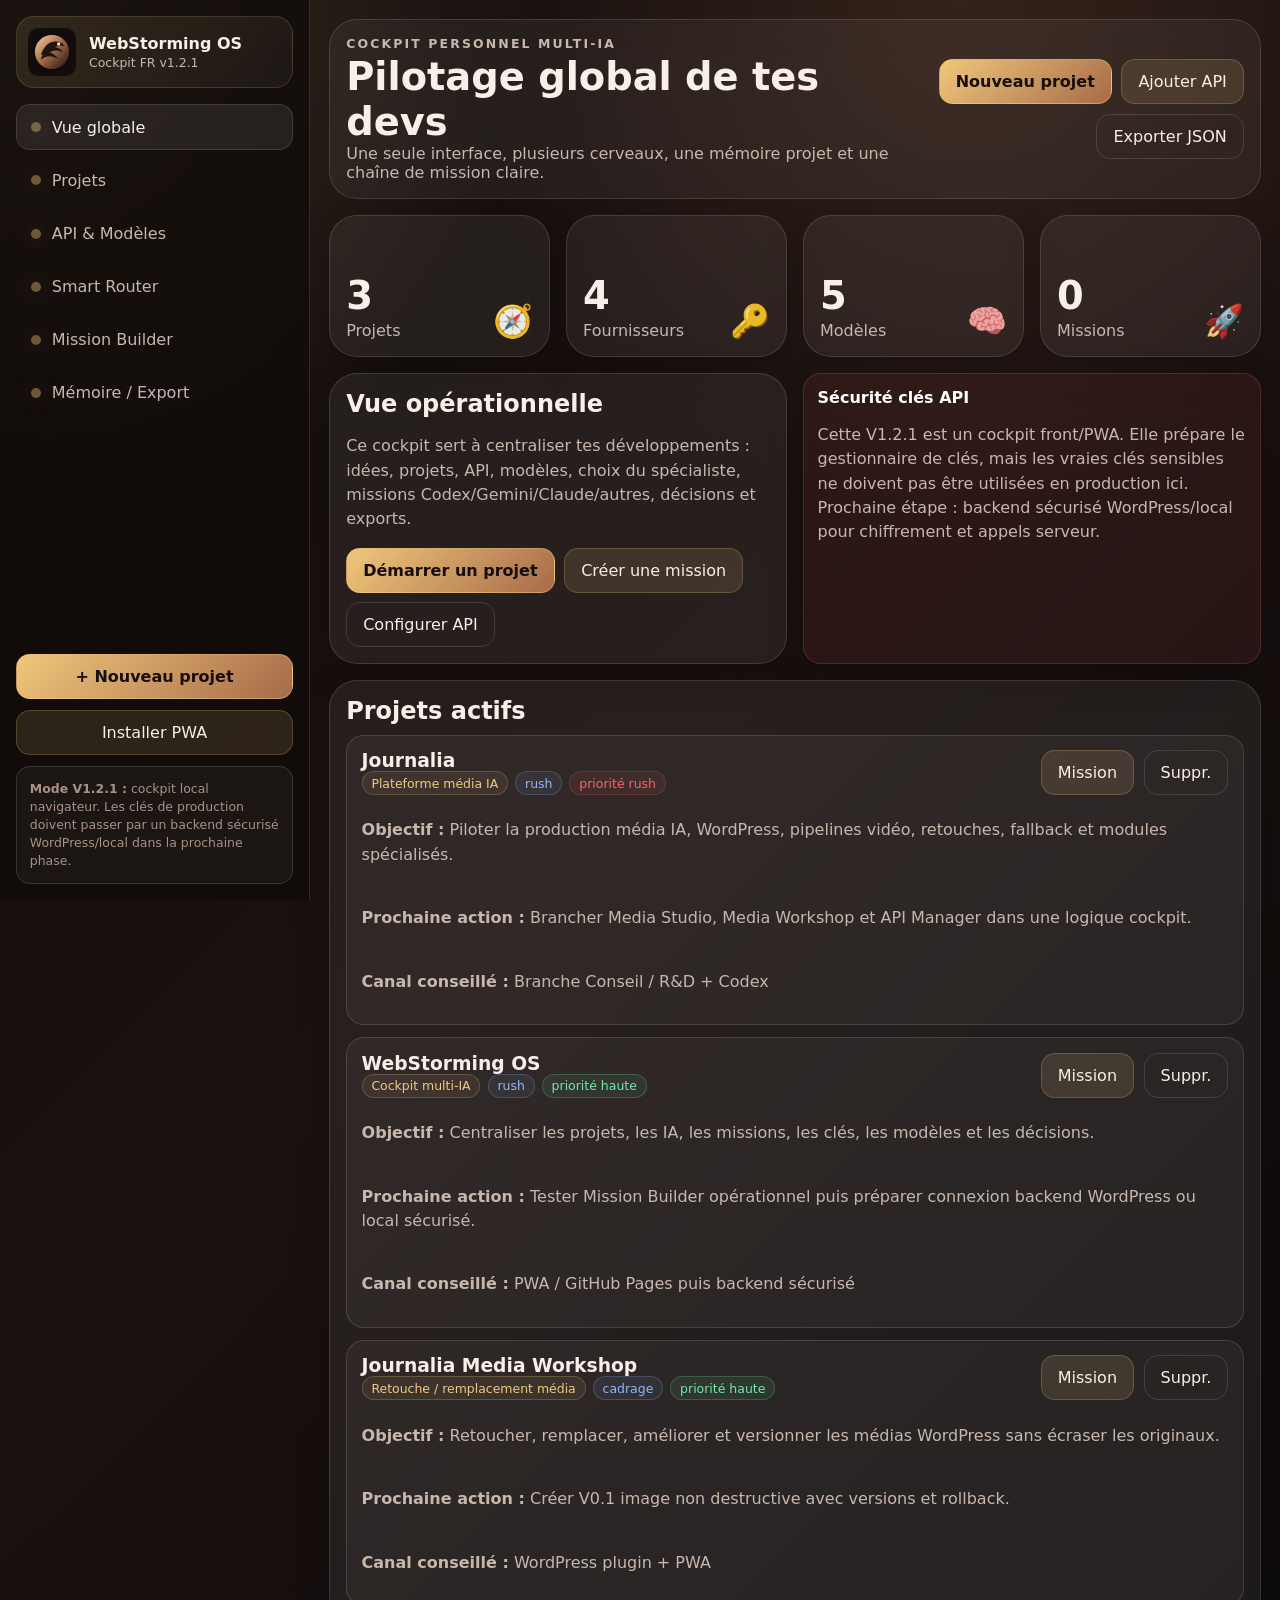
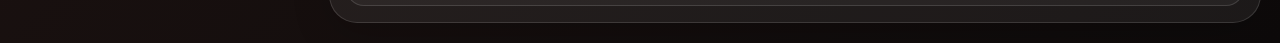
<file: index.html>
<!doctype html>
<html lang="fr">
<head>
  <meta charset="utf-8" />
  <meta name="viewport" content="width=device-width, initial-scale=1, viewport-fit=cover" />
  <meta name="theme-color" content="#15100f" />
  <meta name="description" content="WebStorming OS V1.2.1 — Mission Builder de pilotage global développement multi-IA" />
  <title>WebStorming OS V1.2.1 — Mission Builder</title>
  <link rel="manifest" href="./manifest.webmanifest" />
  <link rel="icon" href="./assets/icons/icon.svg" type="image/svg+xml" />
  <link rel="stylesheet" href="./assets/css/app.css" />
  <script>
    window.WEBSTORMING_OS_CONFIG = {
      version: '1.2.1',
      releaseName: 'Mission Builder opérationnel',
      expectedBase: '/webstorming-dev-vault/',
      bootTimeoutMs: 9000,
      hardBootTimeoutMs: 25000,
      requiredAssets: [
        './assets/css/app.css',
        './assets/js/boot-guard.js',
        './assets/js/app.js',
        './manifest.webmanifest'
      ]
    };
  </script>
  <script defer src="./assets/js/boot-guard.js"></script>
  <script defer src="./assets/js/app.js"></script>
</head>
<body>
  <noscript>
    <div class="noscript-panel">
      <h1>JavaScript est désactivé</h1>
      <p>WebStorming OS a besoin de JavaScript pour fonctionner.</p>
    </div>
  </noscript>

  <main id="ws-root" class="app-shell" aria-live="polite">
    <section id="ws-loader" class="boot-screen">
      <div class="orb" aria-hidden="true"></div>
      <p class="eyebrow">WebStorming OS</p>
      <h1>Initialisation du Mission Builder v1.2.1...</h1>
      <p id="ws-loader-status">Chargement du moteur de pilotage global.</p>
      <div class="progress"><span></span></div>
    </section>
  </main>

  <section id="ws-boot-panel" class="boot-panel is-hidden" hidden style="display:none">
    <div class="boot-card">
      <p class="eyebrow">Diagnostic</p>
      <h2>Démarrage incomplet</h2>
      <p id="ws-boot-summary">Le cockpit n’a pas terminé son initialisation.</p>
      <pre id="ws-boot-log"></pre>
      <div class="button-row">
        <button type="button" id="ws-retry">Réessayer</button>
        <button type="button" id="ws-clear-cache">Vider cache PWA</button>
        <a class="button ghost" href="./diagnose.html">Diagnostic complet</a>
      </div>
    </div>
  </section>
</body>
</html>
</file>
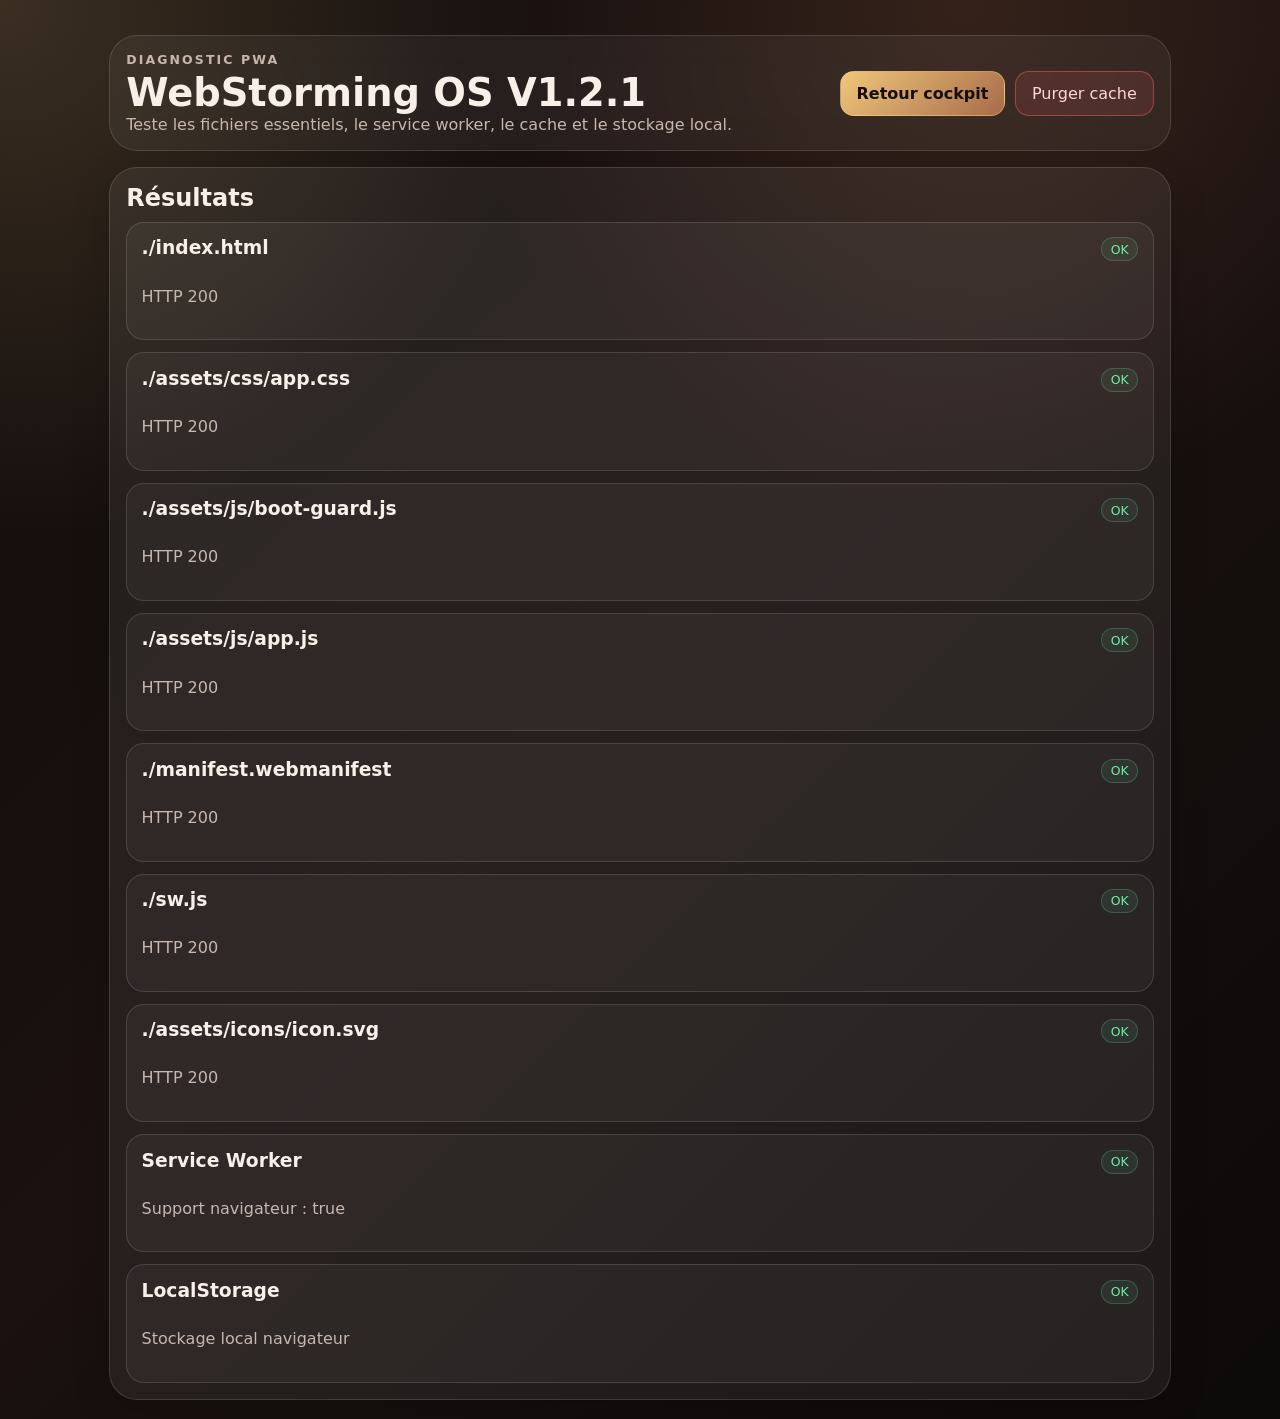
<file: diagnose.html>
<!doctype html>
<html lang="fr">
<head>
  <meta charset="utf-8" />
  <meta name="viewport" content="width=device-width, initial-scale=1" />
  <meta name="theme-color" content="#15100f" />
  <title>Diagnostic — WebStorming OS V1.2.1</title>
  <link rel="stylesheet" href="./assets/css/app.css" />
</head>
<body>
  <main class="main" style="max-width:1100px;margin:0 auto">
    <section class="topbar" style="margin-top:1rem">
      <div>
        <p class="eyebrow">Diagnostic PWA</p>
        <h1>WebStorming OS V1.2.1</h1>
        <p>Teste les fichiers essentiels, le service worker, le cache et le stockage local.</p>
      </div>
      <div class="top-actions"><a class="button primary" href="./index.html">Retour cockpit</a><button class="danger" id="purge">Purger cache</button></div>
    </section>
    <section class="card">
      <h2>Résultats</h2>
      <div id="results" class="list"></div>
    </section>
  </main>
  <script>
    const files = ['./index.html','./assets/css/app.css','./assets/js/boot-guard.js','./assets/js/app.js','./manifest.webmanifest','./sw.js','./assets/icons/icon.svg'];
    const out = document.getElementById('results');
    function item(label, ok, detail) {
      const div = document.createElement('div');
      div.className = 'item';
      div.innerHTML = `<div class="item-header"><h3>${label}</h3><span class="badge ${ok ? 'green' : 'red'}">${ok ? 'OK' : 'ERREUR'}</span></div><p>${detail || ''}</p>`;
      out.appendChild(div);
    }
    (async () => {
      for (const f of files) {
        try { const r = await fetch(f, {cache:'no-store'}); item(f, r.ok, `HTTP ${r.status}`); }
        catch (e) { item(f, false, e.message); }
      }
      item('Service Worker', 'serviceWorker' in navigator, 'Support navigateur : ' + ('serviceWorker' in navigator));
      item('LocalStorage', (() => { try { localStorage.setItem('__ws_test','1'); localStorage.removeItem('__ws_test'); return true; } catch(e) { return false; } })(), 'Stockage local navigateur');
    })();
    document.getElementById('purge').addEventListener('click', async () => {
      if ('serviceWorker' in navigator) {
        const regs = await navigator.serviceWorker.getRegistrations();
        await Promise.all(regs.map(r => r.unregister()));
      }
      if ('caches' in window) {
        const keys = await caches.keys();
        await Promise.all(keys.map(k => caches.delete(k)));
      }
      localStorage.removeItem('webstorming-os-cockpit-v121');
      localStorage.removeItem('webstorming-os-cockpit-v120');
      alert('Cache/service worker/mémoire locale purgés.');
      location.href = './index.html';
    });
  </script>
</body>
</html>
</file>
<file: assets/css/app.css>
:root {
  --bg: #120d0c;
  --bg-2: #1b1412;
  --panel: rgba(255, 255, 255, .065);
  --panel-2: rgba(255, 255, 255, .095);
  --line: rgba(255, 255, 255, .13);
  --text: #f8efe8;
  --muted: #c8b7ad;
  --soft: #a99285;
  --gold: #f1c980;
  --gold-2: #bf8758;
  --red: #ff6262;
  --green: #6feba8;
  --blue: #8db8ff;
  --shadow: 0 24px 70px rgba(0,0,0,.36);
  --radius-xl: 28px;
  --radius-lg: 20px;
  --radius-md: 14px;
  --max: 1480px;
  --sidebar: 310px;
  color-scheme: dark;
}

* { box-sizing: border-box; }
html, body { min-height: 100%; }
body {
  margin: 0;
  font-family: Inter, ui-sans-serif, system-ui, -apple-system, BlinkMacSystemFont, "Segoe UI", sans-serif;
  background:
    radial-gradient(circle at top left, rgba(241, 201, 128, .18), transparent 34rem),
    radial-gradient(circle at 75% 0%, rgba(166, 106, 70, .2), transparent 32rem),
    linear-gradient(135deg, #120d0c 0%, #1a1110 48%, #0d0a0a 100%);
  color: var(--text);
}

a { color: inherit; }
button, input, select, textarea { font: inherit; }
button { cursor: pointer; }

.app-shell { min-height: 100vh; }
.noscript-panel, .boot-screen {
  min-height: 100vh;
  display: grid;
  place-items: center;
  text-align: center;
  padding: 2rem;
}
.boot-screen { align-content: center; gap: .7rem; }
.orb {
  width: 124px;
  height: 124px;
  border-radius: 999px;
  background: linear-gradient(135deg, #f7dfad, #b5794e 45%, #291714 100%);
  box-shadow: 0 0 0 22px rgba(241,201,128,.06), 0 0 80px rgba(241,201,128,.28);
  position: relative;
  animation: float 2.8s ease-in-out infinite;
}
.orb:after {
  content: "";
  position: absolute;
  inset: 28px 20px;
  border-top: 8px solid rgba(20, 12, 11, .88);
  border-radius: 60% 40% 35% 65%;
  transform: rotate(-22deg);
}
.eyebrow {
  margin: 0;
  color: var(--gold);
  font-size: .78rem;
  text-transform: uppercase;
  letter-spacing: .17em;
  font-weight: 800;
}
.boot-screen h1 { margin: 0; font-size: clamp(1.9rem, 4vw, 3.5rem); }
.boot-screen p { margin: 0; color: var(--muted); }
.progress {
  width: min(440px, 70vw);
  height: 10px;
  margin-top: 1.2rem;
  border-radius: 999px;
  background: rgba(255,255,255,.08);
  overflow: hidden;
  border: 1px solid rgba(255,255,255,.1);
}
.progress span {
  display: block;
  width: 42%;
  height: 100%;
  border-radius: inherit;
  background: linear-gradient(90deg, transparent, var(--gold), var(--gold-2));
  animation: load 1.35s ease-in-out infinite;
}
@keyframes load { 0% { transform: translateX(-110%); } 100% { transform: translateX(260%); } }
@keyframes float { 0%, 100% { transform: translateY(0); } 50% { transform: translateY(-9px); } }

.boot-panel {
  position: fixed;
  inset: 0;
  z-index: 999;
  display: grid;
  place-items: center;
  background: rgba(0,0,0,.72);
  padding: 1rem;
}
.boot-panel.is-hidden { display: none !important; }
.boot-card {
  width: min(780px, 94vw);
  padding: 1.4rem;
  border: 1px solid var(--line);
  border-radius: var(--radius-xl);
  background: rgba(21,16,15,.94);
  box-shadow: var(--shadow);
}
.boot-card pre {
  white-space: pre-wrap;
  max-height: 320px;
  overflow: auto;
  background: rgba(0,0,0,.32);
  padding: 1rem;
  border-radius: var(--radius-md);
  border: 1px solid var(--line);
}

.ws-layout {
  display: grid;
  grid-template-columns: var(--sidebar) minmax(0, 1fr);
  min-height: 100vh;
}
.sidebar {
  position: sticky;
  top: 0;
  height: 100vh;
  padding: 1rem;
  border-right: 1px solid var(--line);
  background: rgba(16,11,10,.76);
  backdrop-filter: blur(18px);
  display: flex;
  flex-direction: column;
  gap: 1rem;
}
.brand {
  display: grid;
  grid-template-columns: 48px 1fr;
  gap: .8rem;
  align-items: center;
  padding: .7rem;
  border-radius: 18px;
  border: 1px solid rgba(241,201,128,.16);
  background: linear-gradient(135deg, rgba(241,201,128,.12), rgba(255,255,255,.04));
}
.brand img { width: 48px; height: 48px; }
.brand strong { display:block; font-size: 1rem; }
.brand span { display:block; color: var(--muted); font-size: .78rem; margin-top: .15rem; }
.nav { display: grid; gap: .45rem; }
.nav button {
  width: 100%;
  text-align: left;
  display: flex;
  align-items: center;
  gap: .7rem;
  padding: .78rem .85rem;
  border: 1px solid transparent;
  border-radius: 14px;
  background: transparent;
  color: var(--muted);
}
.nav button:hover, .nav button.is-active {
  background: rgba(255,255,255,.08);
  border-color: rgba(255,255,255,.12);
  color: var(--text);
}
.nav .dot {
  width: 10px; height: 10px; border-radius: 50%;
  background: rgba(241,201,128,.4);
  box-shadow: 0 0 22px rgba(241,201,128,.25);
}
.sidebar-footer {
  margin-top: auto;
  display: grid;
  gap: .7rem;
}
.tiny-note {
  color: var(--soft);
  font-size: .78rem;
  line-height: 1.45;
  padding: .8rem;
  border-radius: 14px;
  background: rgba(255,255,255,.045);
  border: 1px solid var(--line);
}
.main {
  padding: 1.2rem;
  overflow: min(0, auto);
}
.topbar {
  max-width: var(--max);
  margin: 0 auto 1rem;
  display: flex;
  justify-content: space-between;
  gap: 1rem;
  align-items: center;
  padding: 1rem;
  border: 1px solid var(--line);
  border-radius: var(--radius-xl);
  background: rgba(255,255,255,.055);
  backdrop-filter: blur(16px);
}
.topbar h1 { margin: .2rem 0 0; font-size: clamp(1.55rem, 3vw, 2.4rem); }
.topbar p { margin: 0; color: var(--muted); }
.top-actions { display:flex; gap:.6rem; flex-wrap: wrap; justify-content: flex-end; }

.view { display: none; max-width: var(--max); margin: 0 auto; animation: reveal .18s ease-out; }
.view.is-active { display: block; }
@keyframes reveal { from { opacity: 0; transform: translateY(6px); } to { opacity: 1; transform: translateY(0); } }

.grid { display: grid; gap: 1rem; }
.grid.cols-2 { grid-template-columns: repeat(2, minmax(0, 1fr)); }
.grid.cols-3 { grid-template-columns: repeat(3, minmax(0, 1fr)); }
.grid.cols-4 { grid-template-columns: repeat(4, minmax(0, 1fr)); }
.card {
  border: 1px solid var(--line);
  border-radius: var(--radius-xl);
  background: rgba(255,255,255,.062);
  box-shadow: 0 12px 38px rgba(0,0,0,.16);
  padding: 1rem;
}
.card.soft { background: rgba(255,255,255,.042); }
.card h2, .card h3 { margin: 0 0 .6rem; }
.card p { color: var(--muted); line-height: 1.52; }
.kpi {
  display: flex; justify-content: space-between; gap: 1rem; align-items: flex-end;
  min-height: 142px;
}
.kpi .value { font-size: 2.4rem; font-weight: 900; line-height: 1; }
.kpi .label { color: var(--muted); margin-top:.35rem; }
.kpi .icon { font-size: 2rem; opacity: .9; }

.button, button.primary, button.secondary, button.danger, button.ghost {
  border: 1px solid var(--line);
  border-radius: 14px;
  padding: .75rem 1rem;
  color: var(--text);
  background: rgba(255,255,255,.08);
  text-decoration: none;
  display: inline-flex;
  gap: .5rem;
  align-items: center;
  justify-content: center;
  min-height: 42px;
}
button.primary, .button.primary {
  background: linear-gradient(135deg, #f0c77b, #a76b49);
  border-color: rgba(241,201,128,.42);
  color: #160e0c;
  font-weight: 900;
}
button.secondary { background: rgba(241,201,128,.12); border-color: rgba(241,201,128,.22); }
button.danger { background: rgba(255, 98, 98, .12); border-color: rgba(255, 98, 98, .24); }
button.ghost, .button.ghost { background: transparent; }
button:disabled { opacity: .55; cursor: not-allowed; }
.button-row { display: flex; gap: .6rem; flex-wrap: wrap; align-items: center; }

.form { display: grid; gap: .85rem; }
.form.two { grid-template-columns: repeat(2, minmax(0, 1fr)); }
.form.three { grid-template-columns: repeat(3, minmax(0, 1fr)); }
.field { display: grid; gap: .35rem; }
.field label { color: var(--muted); font-size: .86rem; font-weight: 700; }
input, select, textarea {
  width: 100%;
  border: 1px solid rgba(255,255,255,.13);
  border-radius: 14px;
  background: rgba(0,0,0,.22);
  color: var(--text);
  padding: .78rem .9rem;
  outline: none;
}
textarea { min-height: 112px; resize: vertical; }
input:focus, select:focus, textarea:focus { border-color: rgba(241,201,128,.48); box-shadow: 0 0 0 4px rgba(241,201,128,.08); }

.list { display: grid; gap: .75rem; }
.item {
  display: grid;
  gap: .45rem;
  padding: .9rem;
  border: 1px solid var(--line);
  border-radius: 18px;
  background: rgba(255,255,255,.045);
}
.item-header { display: flex; justify-content: space-between; align-items: flex-start; gap: 1rem; }
.item h3 { margin: 0; }
.meta { display: flex; gap: .45rem; flex-wrap: wrap; color: var(--soft); font-size: .84rem; }
.badge {
  display:inline-flex;
  align-items:center;
  gap:.35rem;
  border: 1px solid rgba(255,255,255,.12);
  border-radius: 999px;
  padding: .22rem .55rem;
  color: var(--muted);
  background: rgba(255,255,255,.05);
  font-size: .78rem;
  white-space: nowrap;
}
.badge.green { color: var(--green); border-color: rgba(111,235,168,.22); background: rgba(111,235,168,.08); }
.badge.gold { color: var(--gold); border-color: rgba(241,201,128,.22); background: rgba(241,201,128,.08); }
.badge.red { color: var(--red); border-color: rgba(255,98,98,.22); background: rgba(255,98,98,.08); }
.badge.blue { color: var(--blue); border-color: rgba(141,184,255,.22); background: rgba(141,184,255,.08); }

.table-wrap { overflow:auto; border: 1px solid var(--line); border-radius: var(--radius-lg); }
table { width: 100%; border-collapse: collapse; min-width: 720px; }
th, td { text-align:left; padding: .8rem; border-bottom: 1px solid var(--line); vertical-align: top; }
th { color: var(--gold); font-size: .8rem; text-transform: uppercase; letter-spacing: .08em; background: rgba(255,255,255,.045); }
tr:last-child td { border-bottom: 0; }

.mission-output, .json-output {
  white-space: pre-wrap;
  background: rgba(0,0,0,.26);
  border: 1px solid var(--line);
  border-radius: var(--radius-lg);
  padding: 1rem;
  min-height: 220px;
  line-height: 1.5;
  overflow: auto;
}

.toast {
  position: fixed;
  right: 1rem;
  bottom: 1rem;
  z-index: 50;
  max-width: 460px;
  padding: .95rem 1rem;
  border-radius: 18px;
  border: 1px solid rgba(241,201,128,.25);
  background: rgba(24,17,15,.94);
  color: var(--text);
  box-shadow: var(--shadow);
  transform: translateY(130%);
  opacity: 0;
  transition: all .2s ease;
}
.toast.is-visible { transform: translateY(0); opacity: 1; }

.modal {
  position: fixed;
  inset: 0;
  z-index: 60;
  background: rgba(0,0,0,.66);
  display: none;
  align-items: center;
  justify-content: center;
  padding: 1rem;
}
.modal.is-open { display: flex; }
.modal-card {
  width: min(860px, 95vw);
  max-height: 92vh;
  overflow: auto;
  border-radius: var(--radius-xl);
  border: 1px solid var(--line);
  background: #181211;
  box-shadow: var(--shadow);
  padding: 1rem;
}
.modal-head { display:flex; justify-content: space-between; align-items:center; gap:1rem; margin-bottom: 1rem; }
.modal-head h2 { margin: 0; }
.close { width: 42px; height: 42px; padding:0; border-radius: 50%; }

.security-box {
  border: 1px solid rgba(255, 98, 98, .22);
  border-radius: 18px;
  background: rgba(255, 98, 98, .08);
  padding: .85rem;
  color: #ffd5d5;
}
.security-box strong { color: #fff; }

@media (max-width: 1120px) {
  .ws-layout { grid-template-columns: 1fr; }
  .sidebar { position: static; height: auto; }
  .nav { grid-template-columns: repeat(2, minmax(0,1fr)); }
  .grid.cols-4, .grid.cols-3, .grid.cols-2 { grid-template-columns: 1fr; }
}
@media (max-width: 720px) {
  .main { padding: .7rem; }
  .topbar { flex-direction: column; align-items: flex-start; }
  .top-actions { width: 100%; }
  .top-actions > * { flex: 1 1 auto; }
  .nav { grid-template-columns: 1fr; }
  .form.two, .form.three { grid-template-columns: 1fr; }
  .item-header { flex-direction: column; }
}

/* V1.2.1 — Mission Builder opérationnel */
.template-grid {
  display: grid;
  grid-template-columns: repeat(auto-fit, minmax(155px, 1fr));
  gap: .7rem;
  margin: 1rem 0 1.1rem;
}
.template-card {
  border: 1px solid rgba(241,201,128,.24);
  border-radius: 16px;
  background: linear-gradient(145deg, rgba(241,201,128,.12), rgba(255,255,255,.045));
  color: var(--text);
  padding: .85rem;
  text-align: left;
  min-height: 82px;
  transition: transform .16s ease, border-color .16s ease, background .16s ease;
}
.template-card:hover {
  transform: translateY(-2px);
  border-color: rgba(241,201,128,.55);
  background: linear-gradient(145deg, rgba(241,201,128,.18), rgba(255,255,255,.07));
}
.template-card strong { display:block; margin-bottom:.28rem; }
.template-card span { display:block; color: var(--muted); font-size:.88rem; }
.specialist-list { display: grid; gap: .7rem; margin-top: 1rem; }
.specialist-row {
  display: flex;
  justify-content: space-between;
  gap: 1rem;
  align-items: flex-start;
  padding: .85rem;
  border: 1px solid rgba(255,255,255,.1);
  border-radius: 16px;
  background: rgba(255,255,255,.045);
}
.specialist-row p { margin: .25rem 0 0; color: var(--muted); font-size: .92rem; }
.callout {
  margin-top: 1rem;
  padding: 1rem;
  border-left: 3px solid var(--gold);
  border-radius: 14px;
  background: rgba(241,201,128,.1);
  color: var(--muted);
}
.danger {
  border-color: rgba(255, 98, 98, .45) !important;
  color: #ffd7d7 !important;
  background: rgba(255, 98, 98, .12) !important;
}
@media (max-width: 760px) {
  .specialist-row { flex-direction: column; }
  .template-grid { grid-template-columns: 1fr; }
}
</file>
